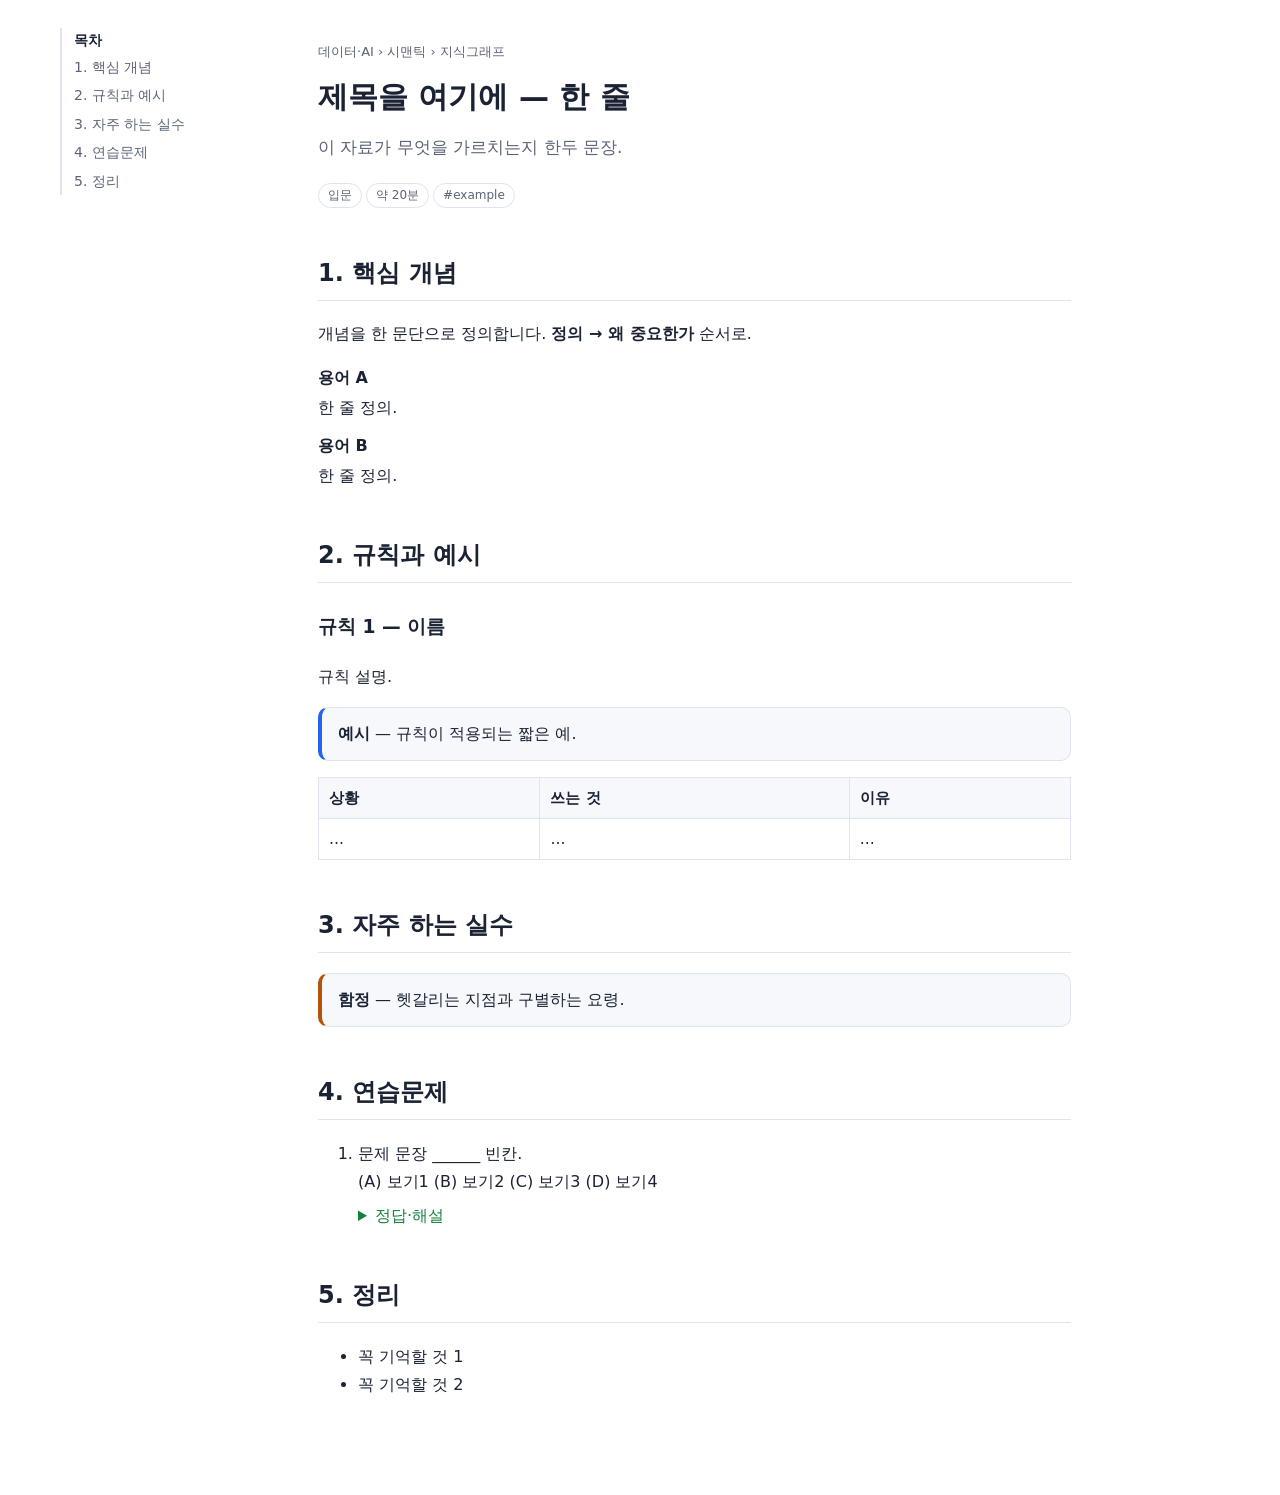
<file: app-html/help/templates/lds-doc-minimal.html>
<!doctype html>
<html lang="ko">
<head>
<meta charset="utf-8">
<meta name="viewport" content="width=device-width, initial-scale=1">
<title>제목을 여기에 — 한 줄</title>
<!-- ① 필수: 목록·검색이 이 블록을 읽는다. id = 파일 이름(확장자 빼고) -->
<script type="application/json" id="doc-meta">{
  "schema": "lds/1.0",
  "id": "data-semantic-knowledge-graph-example-topic",
  "title": "제목을 여기에 — 한 줄",
  "summary": "이 자료가 무엇을 가르치는지 한두 문장.",
  "domain": "data", "track": "semantic", "topic": "knowledge-graph",
  "level": "beginner",
  "minutes": 20,
  "tags": ["example", "template"],
  "status": "draft",
  "updated": "2026-09-29"
}</script>
<!-- ② 테마·읽기 배치 선적용(앱 뷰어와 새 탭 모두) -->
<script>
(function () { var r = document.documentElement;
  try { var t = JSON.parse(localStorage.getItem('lds:theme')); if (t === 'light' || t === 'dark') r.setAttribute('data-theme', t); } catch (e) {}
  try { var L = JSON.parse(localStorage.getItem('lds:layout')) || {};
        var AX = { toc: ['left','right','top','hidden'], width: ['narrow','default','wide','full'], header: ['static','sticky','rail'] };
        for (var k in AX) if (AX[k].indexOf(L[k]) >= 0) r.setAttribute('data-' + k, L[k]); } catch (e) {}
})();
</script>
<style>
/* 색은 여기 두 블록에서만 정의하고 본문은 var(--…) 로만 쓴다 */
:root { --bg:#ffffff; --fg:#1a2233; --muted:#5b6478; --line:#dfe4ee; --accent:#2563eb; --card:#f6f8fc; --ok:#15803d; --warn:#b45309;
        --measure: 74ch; --toc-w: 230px; }
:root[data-theme="dark"] { --bg:#0f1420; --fg:#e6ebf5; --muted:#9aa6bd; --line:#27324a; --accent:#60a5fa; --card:#151c2c; --ok:#4ade80; --warn:#fbbf24; }
@media (prefers-color-scheme: dark) { :root:not([data-theme]) { --bg:#0f1420; --fg:#e6ebf5; --muted:#9aa6bd; --line:#27324a; --accent:#60a5fa; --card:#151c2c; } }
:root[data-width="narrow"] { --measure: 62ch; } :root[data-width="wide"] { --measure: 96ch; } :root[data-width="full"] { --measure: none; }
* { box-sizing: border-box; }
body { margin: 0; background: var(--bg); color: var(--fg); font: 16px/1.75 "Pretendard", "Malgun Gothic", system-ui, sans-serif; }
.shell { display: grid; grid-template-columns: var(--toc-w) minmax(0, 1fr); gap: 28px; max-width: 1200px; margin: 0 auto; padding: 28px 20px 80px; }
:root[data-toc="right"] .shell { grid-template-columns: minmax(0, 1fr) var(--toc-w); } :root[data-toc="right"] .toc { order: 2; }
:root[data-toc="top"] .shell, :root[data-toc="hidden"] .shell { grid-template-columns: minmax(0, 1fr); }
:root[data-toc="hidden"] .toc { display: none; }
:root[data-header="sticky"] header.doc { position: sticky; top: 0; background: var(--bg); z-index: 5; }
main { max-width: var(--measure); min-width: 0; }
.toc { position: sticky; top: 16px; align-self: start; font-size: 14px; border-left: 2px solid var(--line); padding-left: 12px; }
.toc a { color: var(--muted); text-decoration: none; display: block; padding: 2px 0; }
.toc a:hover { color: var(--accent); }
h1 { font-size: 30px; line-height: 1.3; margin: 0 0 8px; } h2 { margin-top: 44px; border-bottom: 1px solid var(--line); padding-bottom: 6px; } h3 { margin-top: 28px; }
.crumb { color: var(--muted); font-size: 13px; } .lead { color: var(--muted); font-size: 17px; }
.chip { display: inline-block; font-size: 12px; border: 1px solid var(--line); border-radius: 999px; padding: 1px 9px; margin-right: 4px; color: var(--muted); }
.note { background: var(--card); border: 1px solid var(--line); border-left: 4px solid var(--accent); border-radius: 10px; padding: 12px 16px; margin: 16px 0; }
.note.warn { border-left-color: var(--warn); }
dl.terms dt { font-weight: 700; margin-top: 10px; } dl.terms dd { margin: 2px 0 0 0; color: var(--fg); }
table { border-collapse: collapse; width: 100%; margin: 14px 0; font-size: 15px; } th, td { border: 1px solid var(--line); padding: 7px 10px; text-align: left; } th { background: var(--card); }
code { background: var(--card); border: 1px solid var(--line); border-radius: 5px; padding: 0 5px; font-size: 14px; }
pre { background: var(--card); border: 1px solid var(--line); border-radius: 10px; padding: 12px 14px; overflow: auto; }
.quiz li { margin: 10px 0; } .quiz details { margin-top: 6px; color: var(--ok); }
a { color: var(--accent); }
</style>
</head>
<body>
<div class="shell">
  <nav class="toc" aria-label="목차">
    <b>목차</b>
    <a href="#s1">1. 핵심 개념</a>
    <a href="#s2">2. 규칙과 예시</a>
    <a href="#s3">3. 자주 하는 실수</a>
    <a href="#quiz">4. 연습문제</a>
    <a href="#sum">5. 정리</a>
  </nav>
  <main>
    <header class="doc">
      <p class="crumb">데이터·AI › 시맨틱 › 지식그래프</p>
      <h1>제목을 여기에 — 한 줄</h1>
      <p class="lead">이 자료가 무엇을 가르치는지 한두 문장.</p>
      <p><span class="chip">입문</span><span class="chip">약 20분</span><span class="chip">#example</span></p>
    </header>

    <section id="s1">
      <h2>1. 핵심 개념</h2>
      <p>개념을 한 문단으로 정의합니다. <b>정의 → 왜 중요한가</b> 순서로.</p>
      <dl class="terms">
        <dt>용어 A</dt><dd>한 줄 정의.</dd>
        <dt>용어 B</dt><dd>한 줄 정의.</dd>
      </dl>
    </section>

    <section id="s2">
      <h2>2. 규칙과 예시</h2>
      <h3>규칙 1 — 이름</h3>
      <p>규칙 설명.</p>
      <div class="note"><b>예시</b> — 규칙이 적용되는 짧은 예.</div>
      <table><thead><tr><th>상황</th><th>쓰는 것</th><th>이유</th></tr></thead>
        <tbody><tr><td>…</td><td>…</td><td>…</td></tr></tbody></table>
    </section>

    <section id="s3">
      <h2>3. 자주 하는 실수</h2>
      <div class="note warn"><b>함정</b> — 헷갈리는 지점과 구별하는 요령.</div>
    </section>

    <section id="quiz">
      <h2>4. 연습문제</h2>
      <ol class="quiz">
        <li>문제 문장 ______ 빈칸.
          <br>(A) 보기1 (B) 보기2 (C) 보기3 (D) 보기4
          <details><summary>정답·해설</summary>정답 (B). 이유를 한두 문장.</details></li>
      </ol>
    </section>

    <section id="sum">
      <h2>5. 정리</h2>
      <ul><li>꼭 기억할 것 1</li><li>꼭 기억할 것 2</li></ul>
    </section>
  </main>
</div>
</body>
</html>
</file>
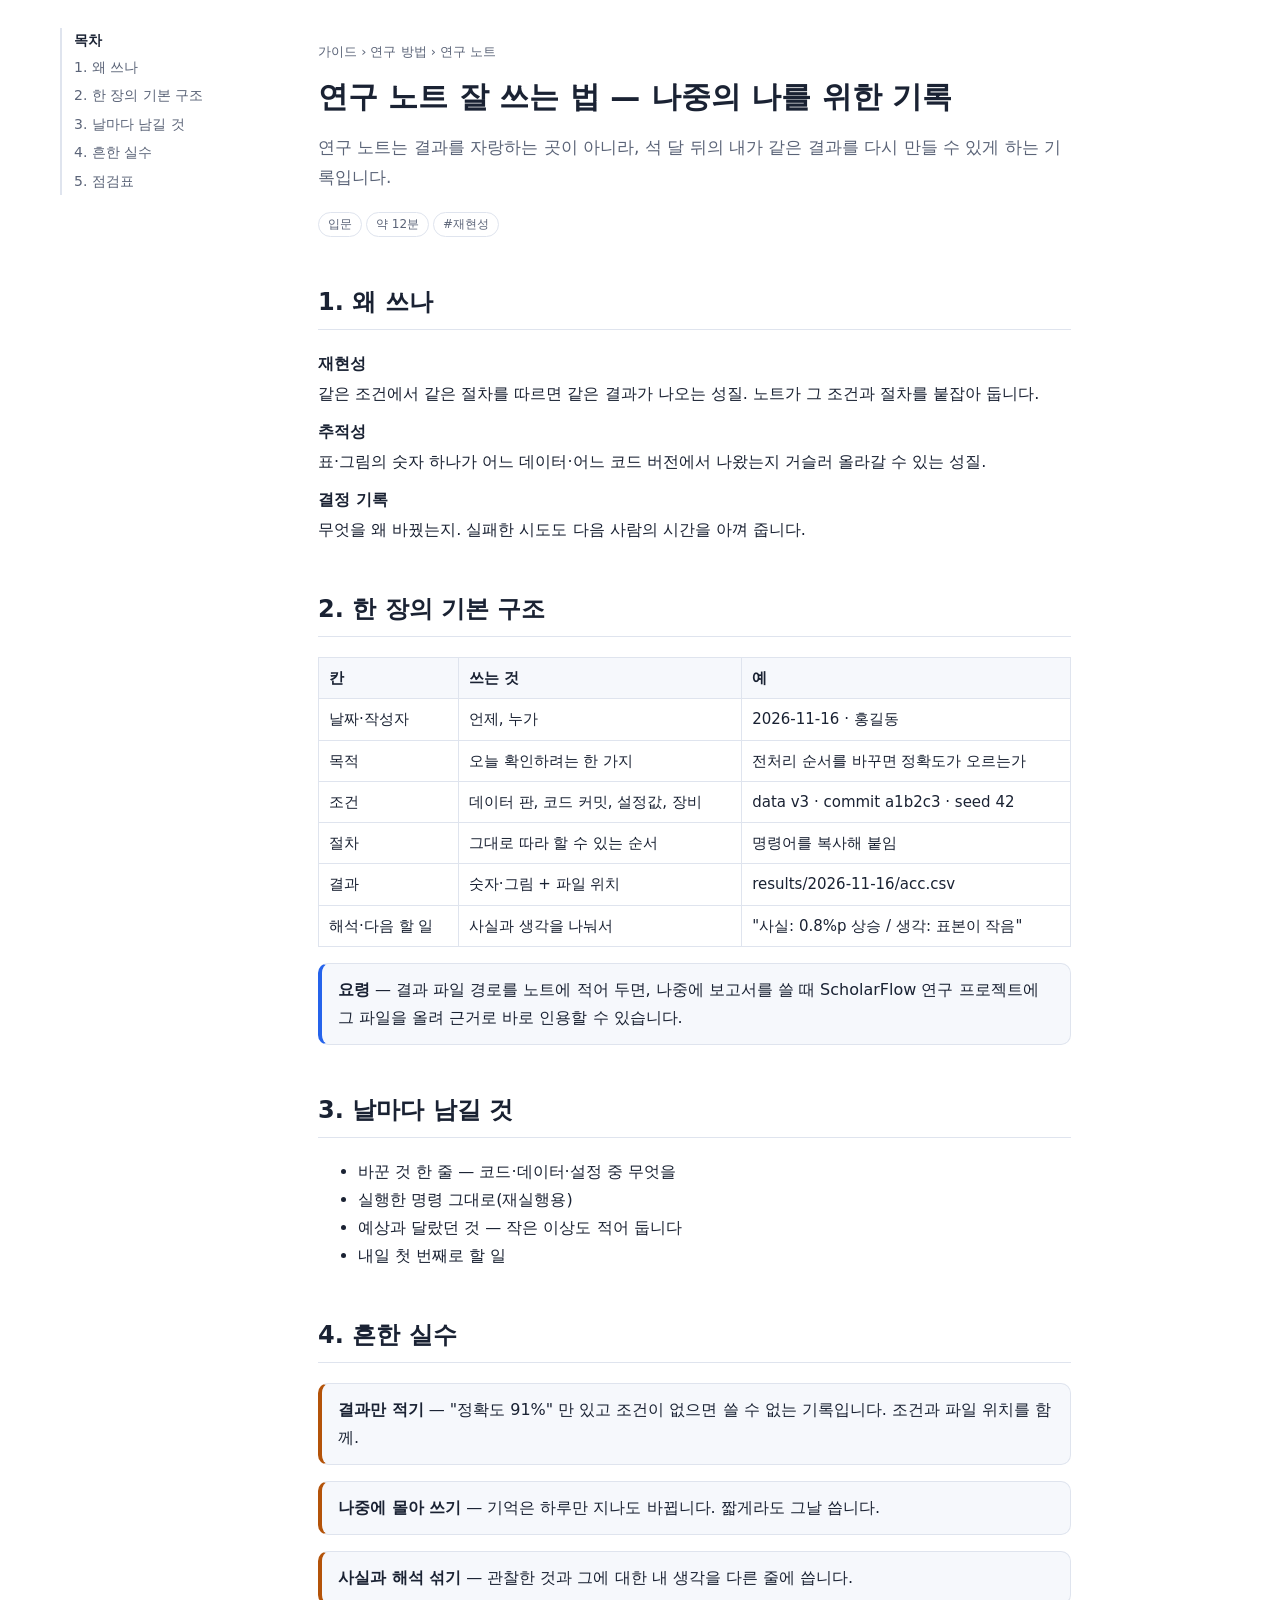
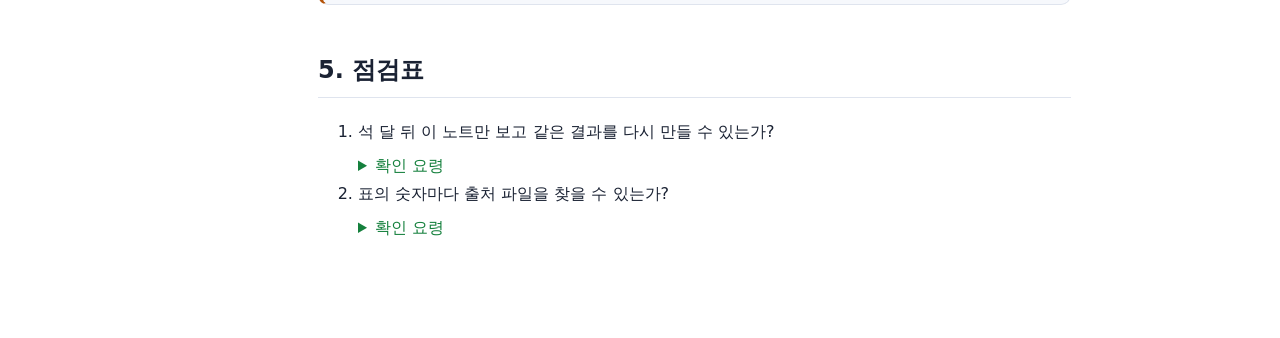
<file: app-html/library/docs/guide-research-lab-notes-good-research-notes.html>
<!doctype html>
<html lang="ko">
<head>
<meta charset="utf-8">
<meta name="viewport" content="width=device-width, initial-scale=1">
<title>연구 노트 잘 쓰는 법 — 나중의 나를 위한 기록</title>
<script type="application/json" id="doc-meta">{
  "schema": "lds/1.0",
  "id": "guide-research-lab-notes-good-research-notes",
  "title": "연구 노트 잘 쓰는 법 — 나중의 나를 위한 기록",
  "summary": "재현할 수 있는 연구 노트의 기본 구조, 날마다 남길 것, 흔한 실수와 점검표.",
  "domain": "guide", "track": "research", "topic": "lab-notes",
  "level": "beginner",
  "minutes": 12,
  "tags": ["연구 노트", "재현성", "기록"],
  "status": "published",
  "updated": "2026-11-16"
}</script>
<script>
(function () { var r = document.documentElement;
  try { var t = JSON.parse(localStorage.getItem('lds:theme')); if (t === 'light' || t === 'dark') r.setAttribute('data-theme', t); } catch (e) {}
  try { var L = JSON.parse(localStorage.getItem('lds:layout')) || {};
        var AX = { toc: ['left','right','top','hidden'], width: ['narrow','default','wide','full'], header: ['static','sticky','rail'] };
        for (var k in AX) if (AX[k].indexOf(L[k]) >= 0) r.setAttribute('data-' + k, L[k]); } catch (e) {}
})();
</script>
<style>
:root { --bg:#ffffff; --fg:#1a2233; --muted:#5b6478; --line:#dfe4ee; --accent:#2563eb; --card:#f6f8fc; --ok:#15803d; --warn:#b45309;
        --measure: 74ch; --toc-w: 230px; }
:root[data-theme="dark"] { --bg:#0f1420; --fg:#e6ebf5; --muted:#9aa6bd; --line:#27324a; --accent:#60a5fa; --card:#151c2c; --ok:#4ade80; --warn:#fbbf24; }
@media (prefers-color-scheme: dark) { :root:not([data-theme]) { --bg:#0f1420; --fg:#e6ebf5; --muted:#9aa6bd; --line:#27324a; --accent:#60a5fa; --card:#151c2c; } }
:root[data-width="narrow"] { --measure: 62ch; } :root[data-width="wide"] { --measure: 96ch; } :root[data-width="full"] { --measure: none; }
* { box-sizing: border-box; }
body { margin: 0; background: var(--bg); color: var(--fg); font: 16px/1.75 "Pretendard", "Malgun Gothic", system-ui, sans-serif; }
.shell { display: grid; grid-template-columns: var(--toc-w) minmax(0, 1fr); gap: 28px; max-width: 1200px; margin: 0 auto; padding: 28px 20px 80px; }
:root[data-toc="right"] .shell { grid-template-columns: minmax(0, 1fr) var(--toc-w); } :root[data-toc="right"] .toc { order: 2; }
:root[data-toc="top"] .shell, :root[data-toc="hidden"] .shell { grid-template-columns: minmax(0, 1fr); }
:root[data-toc="hidden"] .toc { display: none; }
:root[data-header="sticky"] header.doc { position: sticky; top: 0; background: var(--bg); z-index: 5; }
main { max-width: var(--measure); min-width: 0; }
.toc { position: sticky; top: 16px; align-self: start; font-size: 14px; border-left: 2px solid var(--line); padding-left: 12px; }
.toc a { color: var(--muted); text-decoration: none; display: block; padding: 2px 0; }
.toc a:hover { color: var(--accent); }
h1 { font-size: 30px; line-height: 1.3; margin: 0 0 8px; } h2 { margin-top: 44px; border-bottom: 1px solid var(--line); padding-bottom: 6px; } h3 { margin-top: 28px; }
.crumb { color: var(--muted); font-size: 13px; } .lead { color: var(--muted); font-size: 17px; }
.chip { display: inline-block; font-size: 12px; border: 1px solid var(--line); border-radius: 999px; padding: 1px 9px; margin-right: 4px; color: var(--muted); }
.note { background: var(--card); border: 1px solid var(--line); border-left: 4px solid var(--accent); border-radius: 10px; padding: 12px 16px; margin: 16px 0; }
.note.warn { border-left-color: var(--warn); }
dl.terms dt { font-weight: 700; margin-top: 10px; } dl.terms dd { margin: 2px 0 0 0; }
table { border-collapse: collapse; width: 100%; margin: 14px 0; font-size: 15px; } th, td { border: 1px solid var(--line); padding: 7px 10px; text-align: left; } th { background: var(--card); }
code { background: var(--card); border: 1px solid var(--line); border-radius: 5px; padding: 0 5px; font-size: 14px; }
pre { background: var(--card); border: 1px solid var(--line); border-radius: 10px; padding: 12px 14px; overflow: auto; }
details { margin-top: 6px; color: var(--ok); }
a { color: var(--accent); }
</style>
</head>
<body>
<div class="shell">
  <nav class="toc" aria-label="목차">
    <b>목차</b>
    <a href="#s1">1. 왜 쓰나</a>
    <a href="#s2">2. 한 장의 기본 구조</a>
    <a href="#s3">3. 날마다 남길 것</a>
    <a href="#s4">4. 흔한 실수</a>
    <a href="#s5">5. 점검표</a>
  </nav>
  <main>
    <header class="doc">
      <p class="crumb">가이드 › 연구 방법 › 연구 노트</p>
      <h1>연구 노트 잘 쓰는 법 — 나중의 나를 위한 기록</h1>
      <p class="lead">연구 노트는 결과를 자랑하는 곳이 아니라, 석 달 뒤의 내가 같은 결과를 다시 만들 수 있게 하는 기록입니다.</p>
      <p><span class="chip">입문</span><span class="chip">약 12분</span><span class="chip">#재현성</span></p>
    </header>

    <section id="s1">
      <h2>1. 왜 쓰나</h2>
      <dl class="terms">
        <dt>재현성</dt><dd>같은 조건에서 같은 절차를 따르면 같은 결과가 나오는 성질. 노트가 그 조건과 절차를 붙잡아 둡니다.</dd>
        <dt>추적성</dt><dd>표·그림의 숫자 하나가 어느 데이터·어느 코드 버전에서 나왔는지 거슬러 올라갈 수 있는 성질.</dd>
        <dt>결정 기록</dt><dd>무엇을 왜 바꿨는지. 실패한 시도도 다음 사람의 시간을 아껴 줍니다.</dd>
      </dl>
    </section>

    <section id="s2">
      <h2>2. 한 장의 기본 구조</h2>
      <table>
        <thead><tr><th>칸</th><th>쓰는 것</th><th>예</th></tr></thead>
        <tbody>
          <tr><td>날짜·작성자</td><td>언제, 누가</td><td>2026-11-16 · 홍길동</td></tr>
          <tr><td>목적</td><td>오늘 확인하려는 한 가지</td><td>전처리 순서를 바꾸면 정확도가 오르는가</td></tr>
          <tr><td>조건</td><td>데이터 판, 코드 커밋, 설정값, 장비</td><td>data v3 · commit a1b2c3 · seed 42</td></tr>
          <tr><td>절차</td><td>그대로 따라 할 수 있는 순서</td><td>명령어를 복사해 붙임</td></tr>
          <tr><td>결과</td><td>숫자·그림 + 파일 위치</td><td>results/2026-11-16/acc.csv</td></tr>
          <tr><td>해석·다음 할 일</td><td>사실과 생각을 나눠서</td><td>"사실: 0.8%p 상승 / 생각: 표본이 작음"</td></tr>
        </tbody>
      </table>
      <div class="note"><b>요령</b> — 결과 파일 경로를 노트에 적어 두면, 나중에 보고서를 쓸 때 ScholarFlow 연구 프로젝트에 그 파일을 올려 근거로 바로 인용할 수 있습니다.</div>
    </section>

    <section id="s3">
      <h2>3. 날마다 남길 것</h2>
      <ul>
        <li>바꾼 것 한 줄 — 코드·데이터·설정 중 무엇을</li>
        <li>실행한 명령 그대로(재실행용)</li>
        <li>예상과 달랐던 것 — 작은 이상도 적어 둡니다</li>
        <li>내일 첫 번째로 할 일</li>
      </ul>
    </section>

    <section id="s4">
      <h2>4. 흔한 실수</h2>
      <div class="note warn"><b>결과만 적기</b> — "정확도 91%" 만 있고 조건이 없으면 쓸 수 없는 기록입니다. 조건과 파일 위치를 함께.</div>
      <div class="note warn"><b>나중에 몰아 쓰기</b> — 기억은 하루만 지나도 바뀝니다. 짧게라도 그날 씁니다.</div>
      <div class="note warn"><b>사실과 해석 섞기</b> — 관찰한 것과 그에 대한 내 생각을 다른 줄에 씁니다.</div>
    </section>

    <section id="s5">
      <h2>5. 점검표</h2>
      <ol>
        <li>석 달 뒤 이 노트만 보고 같은 결과를 다시 만들 수 있는가?
          <details><summary>확인 요령</summary>조건(데이터 판·코드 판·설정값)과 실행 명령이 모두 적혀 있는지 봅니다.</details></li>
        <li>표의 숫자마다 출처 파일을 찾을 수 있는가?
          <details><summary>확인 요령</summary>결과 칸에 파일 경로가 있는지 봅니다.</details></li>
      </ol>
    </section>
  </main>
</div>
</body>
</html>
</file>
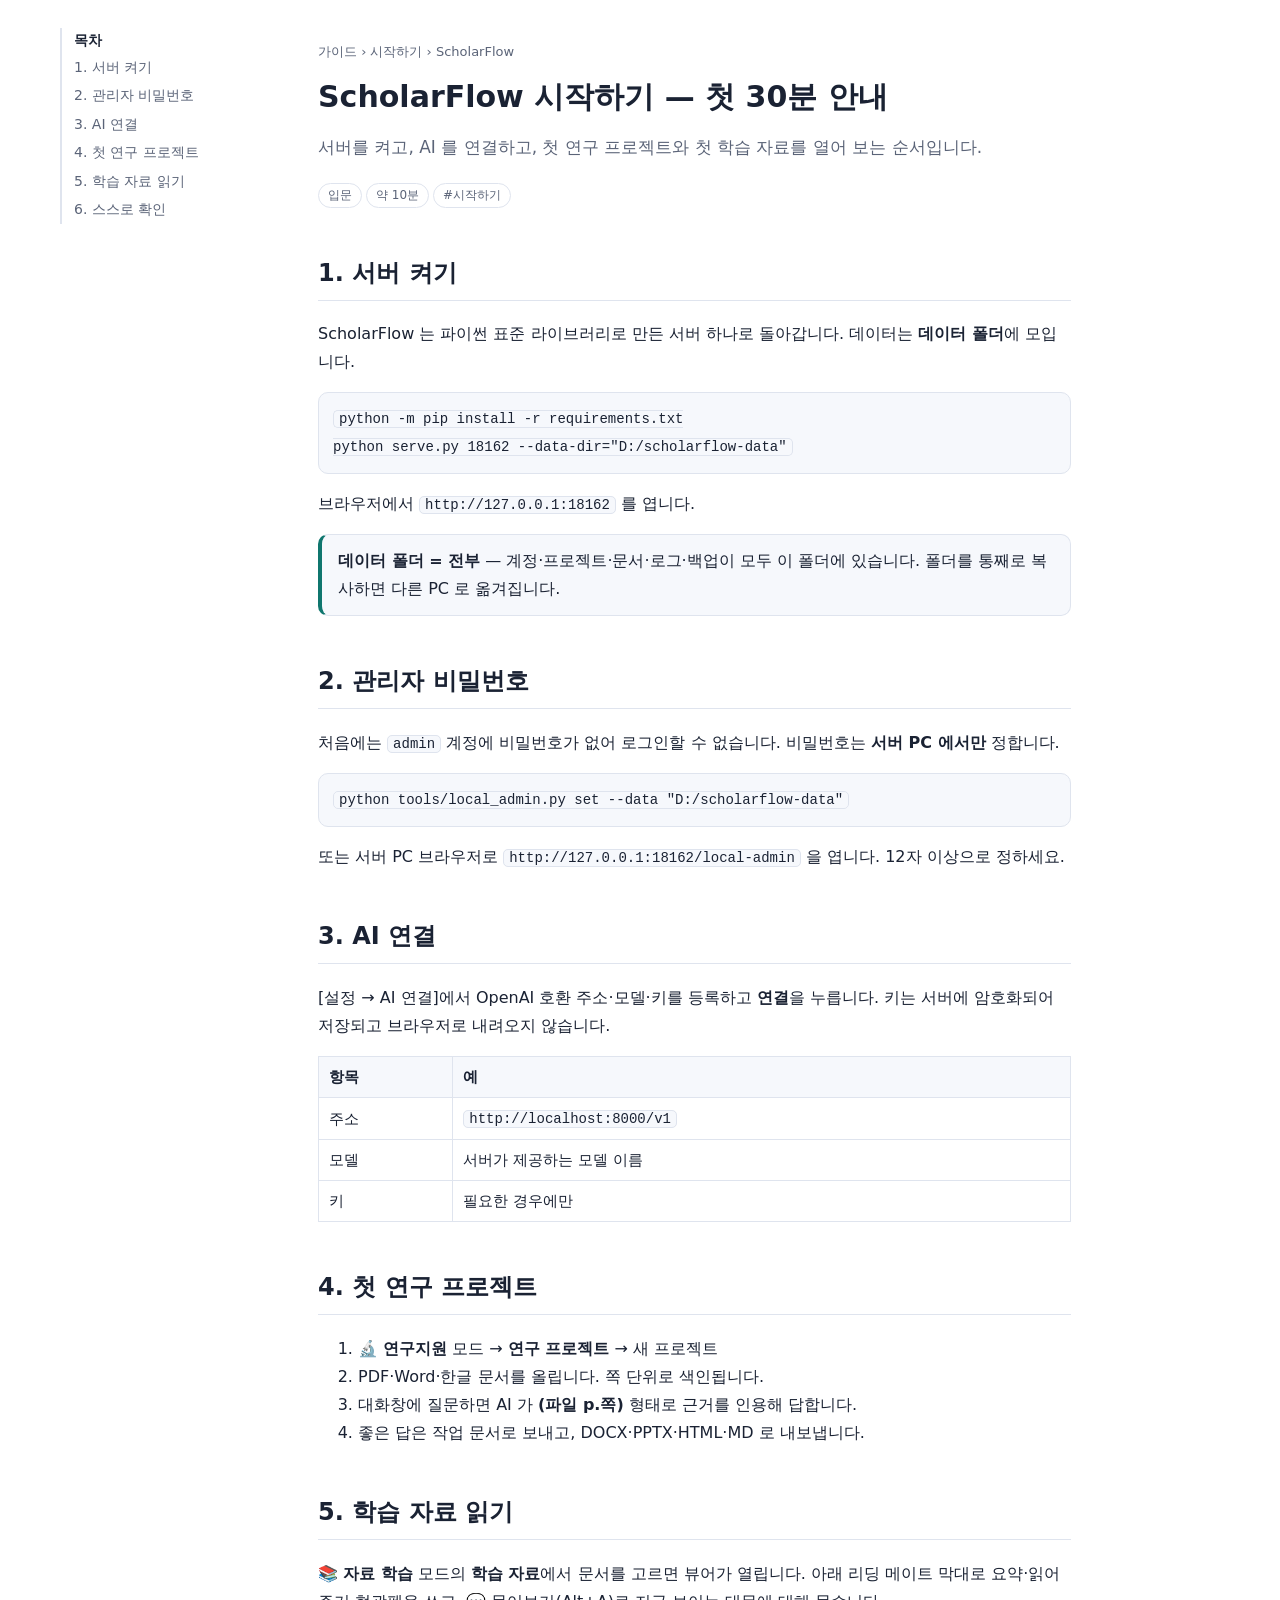
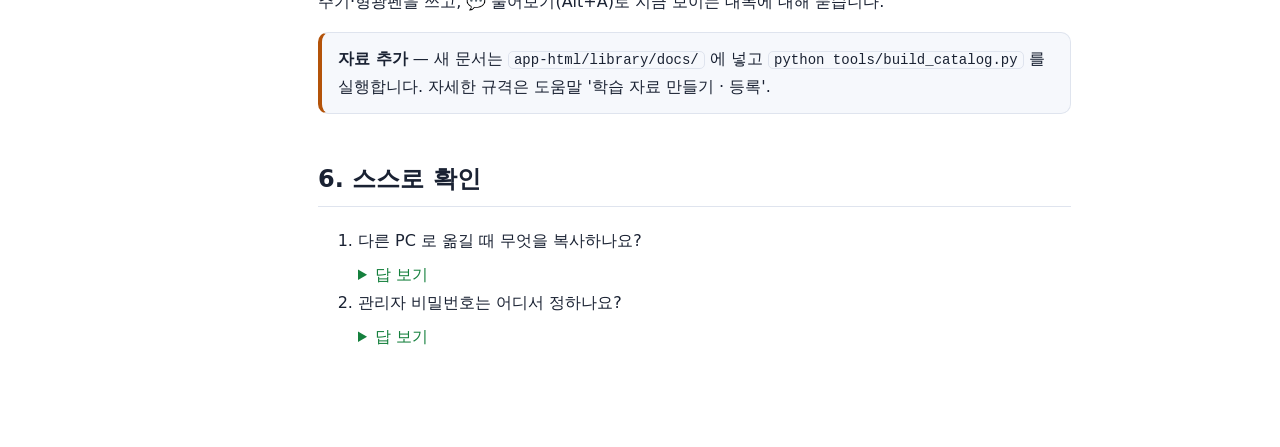
<file: app-html/library/docs/guide-start-scholarflow-getting-started.html>
<!doctype html>
<html lang="ko">
<head>
<meta charset="utf-8">
<meta name="viewport" content="width=device-width, initial-scale=1">
<title>ScholarFlow 시작하기 — 첫 30분 안내</title>
<script type="application/json" id="doc-meta">{
  "schema": "lds/1.0",
  "id": "guide-start-scholarflow-getting-started",
  "title": "ScholarFlow 시작하기 — 첫 30분 안내",
  "summary": "서버를 켜고, AI 를 연결하고, 첫 연구 프로젝트와 첫 학습 자료를 열어 보는 순서.",
  "domain": "guide", "track": "start", "topic": "scholarflow",
  "level": "beginner",
  "minutes": 10,
  "tags": ["scholarflow", "시작하기"],
  "status": "published",
  "updated": "2026-11-16"
}</script>
<script>
(function () { var r = document.documentElement;
  try { var t = JSON.parse(localStorage.getItem('lds:theme')); if (t === 'light' || t === 'dark') r.setAttribute('data-theme', t); } catch (e) {}
  try { var L = JSON.parse(localStorage.getItem('lds:layout')) || {};
        var AX = { toc: ['left','right','top','hidden'], width: ['narrow','default','wide','full'], header: ['static','sticky','rail'] };
        for (var k in AX) if (AX[k].indexOf(L[k]) >= 0) r.setAttribute('data-' + k, L[k]); } catch (e) {}
})();
</script>
<style>
:root { --bg:#ffffff; --fg:#1a2233; --muted:#5b6478; --line:#dfe4ee; --accent:#0f766e; --card:#f6f8fc; --ok:#15803d; --warn:#b45309;
        --measure: 74ch; --toc-w: 230px; }
:root[data-theme="dark"] { --bg:#0f1420; --fg:#e6ebf5; --muted:#9aa6bd; --line:#27324a; --accent:#2dd4bf; --card:#151c2c; --ok:#4ade80; --warn:#fbbf24; }
@media (prefers-color-scheme: dark) { :root:not([data-theme]) { --bg:#0f1420; --fg:#e6ebf5; --muted:#9aa6bd; --line:#27324a; --accent:#2dd4bf; --card:#151c2c; } }
:root[data-width="narrow"] { --measure: 62ch; } :root[data-width="wide"] { --measure: 96ch; } :root[data-width="full"] { --measure: none; }
* { box-sizing: border-box; }
body { margin: 0; background: var(--bg); color: var(--fg); font: 16px/1.75 "Pretendard", "Malgun Gothic", system-ui, sans-serif; }
.shell { display: grid; grid-template-columns: var(--toc-w) minmax(0, 1fr); gap: 28px; max-width: 1200px; margin: 0 auto; padding: 28px 20px 80px; }
:root[data-toc="right"] .shell { grid-template-columns: minmax(0, 1fr) var(--toc-w); } :root[data-toc="right"] .toc { order: 2; }
:root[data-toc="top"] .shell, :root[data-toc="hidden"] .shell { grid-template-columns: minmax(0, 1fr); }
:root[data-toc="hidden"] .toc { display: none; }
:root[data-header="sticky"] header.doc { position: sticky; top: 0; background: var(--bg); z-index: 5; }
main { max-width: var(--measure); min-width: 0; }
.toc { position: sticky; top: 16px; align-self: start; font-size: 14px; border-left: 2px solid var(--line); padding-left: 12px; }
.toc a { color: var(--muted); text-decoration: none; display: block; padding: 2px 0; }
.toc a:hover { color: var(--accent); }
h1 { font-size: 30px; line-height: 1.3; margin: 0 0 8px; } h2 { margin-top: 44px; border-bottom: 1px solid var(--line); padding-bottom: 6px; } h3 { margin-top: 28px; }
.crumb { color: var(--muted); font-size: 13px; } .lead { color: var(--muted); font-size: 17px; }
.chip { display: inline-block; font-size: 12px; border: 1px solid var(--line); border-radius: 999px; padding: 1px 9px; margin-right: 4px; color: var(--muted); }
.note { background: var(--card); border: 1px solid var(--line); border-left: 4px solid var(--accent); border-radius: 10px; padding: 12px 16px; margin: 16px 0; }
.note.warn { border-left-color: var(--warn); }
table { border-collapse: collapse; width: 100%; margin: 14px 0; font-size: 15px; } th, td { border: 1px solid var(--line); padding: 7px 10px; text-align: left; } th { background: var(--card); }
code { background: var(--card); border: 1px solid var(--line); border-radius: 5px; padding: 0 5px; font-size: 14px; }
pre { background: var(--card); border: 1px solid var(--line); border-radius: 10px; padding: 12px 14px; overflow: auto; }
details { margin-top: 6px; color: var(--ok); }
a { color: var(--accent); }
</style>
</head>
<body>
<div class="shell">
  <nav class="toc" aria-label="목차">
    <b>목차</b>
    <a href="#s1">1. 서버 켜기</a>
    <a href="#s2">2. 관리자 비밀번호</a>
    <a href="#s3">3. AI 연결</a>
    <a href="#s4">4. 첫 연구 프로젝트</a>
    <a href="#s5">5. 학습 자료 읽기</a>
    <a href="#check">6. 스스로 확인</a>
  </nav>
  <main>
    <header class="doc">
      <p class="crumb">가이드 › 시작하기 › ScholarFlow</p>
      <h1>ScholarFlow 시작하기 — 첫 30분 안내</h1>
      <p class="lead">서버를 켜고, AI 를 연결하고, 첫 연구 프로젝트와 첫 학습 자료를 열어 보는 순서입니다.</p>
      <p><span class="chip">입문</span><span class="chip">약 10분</span><span class="chip">#시작하기</span></p>
    </header>

    <section id="s1">
      <h2>1. 서버 켜기</h2>
      <p>ScholarFlow 는 파이썬 표준 라이브러리로 만든 서버 하나로 돌아갑니다. 데이터는 <b>데이터 폴더</b>에 모입니다.</p>
      <pre><code>python -m pip install -r requirements.txt
python serve.py 18162 --data-dir="D:/scholarflow-data"</code></pre>
      <p>브라우저에서 <code>http://127.0.0.1:18162</code> 를 엽니다.</p>
      <div class="note"><b>데이터 폴더 = 전부</b> — 계정·프로젝트·문서·로그·백업이 모두 이 폴더에 있습니다. 폴더를 통째로 복사하면 다른 PC 로 옮겨집니다.</div>
    </section>

    <section id="s2">
      <h2>2. 관리자 비밀번호</h2>
      <p>처음에는 <code>admin</code> 계정에 비밀번호가 없어 로그인할 수 없습니다. 비밀번호는 <b>서버 PC 에서만</b> 정합니다.</p>
      <pre><code>python tools/local_admin.py set --data "D:/scholarflow-data"</code></pre>
      <p>또는 서버 PC 브라우저로 <code>http://127.0.0.1:18162/local-admin</code> 을 엽니다. 12자 이상으로 정하세요.</p>
    </section>

    <section id="s3">
      <h2>3. AI 연결</h2>
      <p>[설정 → AI 연결]에서 OpenAI 호환 주소·모델·키를 등록하고 <b>연결</b>을 누릅니다. 키는 서버에 암호화되어 저장되고 브라우저로 내려오지 않습니다.</p>
      <table>
        <thead><tr><th>항목</th><th>예</th></tr></thead>
        <tbody>
          <tr><td>주소</td><td><code>http://localhost:8000/v1</code></td></tr>
          <tr><td>모델</td><td>서버가 제공하는 모델 이름</td></tr>
          <tr><td>키</td><td>필요한 경우에만</td></tr>
        </tbody>
      </table>
    </section>

    <section id="s4">
      <h2>4. 첫 연구 프로젝트</h2>
      <ol>
        <li>🔬 <b>연구지원</b> 모드 → <b>연구 프로젝트</b> → 새 프로젝트</li>
        <li>PDF·Word·한글 문서를 올립니다. 쪽 단위로 색인됩니다.</li>
        <li>대화창에 질문하면 AI 가 <b>(파일 p.쪽)</b> 형태로 근거를 인용해 답합니다.</li>
        <li>좋은 답은 작업 문서로 보내고, DOCX·PPTX·HTML·MD 로 내보냅니다.</li>
      </ol>
    </section>

    <section id="s5">
      <h2>5. 학습 자료 읽기</h2>
      <p>📚 <b>자료 학습</b> 모드의 <b>학습 자료</b>에서 문서를 고르면 뷰어가 열립니다. 아래 리딩 메이트 막대로 요약·읽어 주기·형광펜을 쓰고, 💬 물어보기(Alt+A)로 지금 보이는 대목에 대해 묻습니다.</p>
      <div class="note warn"><b>자료 추가</b> — 새 문서는 <code>app-html/library/docs/</code> 에 넣고 <code>python tools/build_catalog.py</code> 를 실행합니다. 자세한 규격은 도움말 '학습 자료 만들기 · 등록'.</div>
    </section>

    <section id="check">
      <h2>6. 스스로 확인</h2>
      <ol>
        <li>다른 PC 로 옮길 때 무엇을 복사하나요?
          <details><summary>답 보기</summary>데이터 폴더 전체. 새 PC 에서 <code>--data-dir</code> 로 가리킵니다.</details></li>
        <li>관리자 비밀번호는 어디서 정하나요?
          <details><summary>답 보기</summary>서버 PC 에서만 — <code>tools/local_admin.py</code> 또는 <code>/local-admin</code> 화면.</details></li>
      </ol>
    </section>
  </main>
</div>
</body>
</html>
</file>
